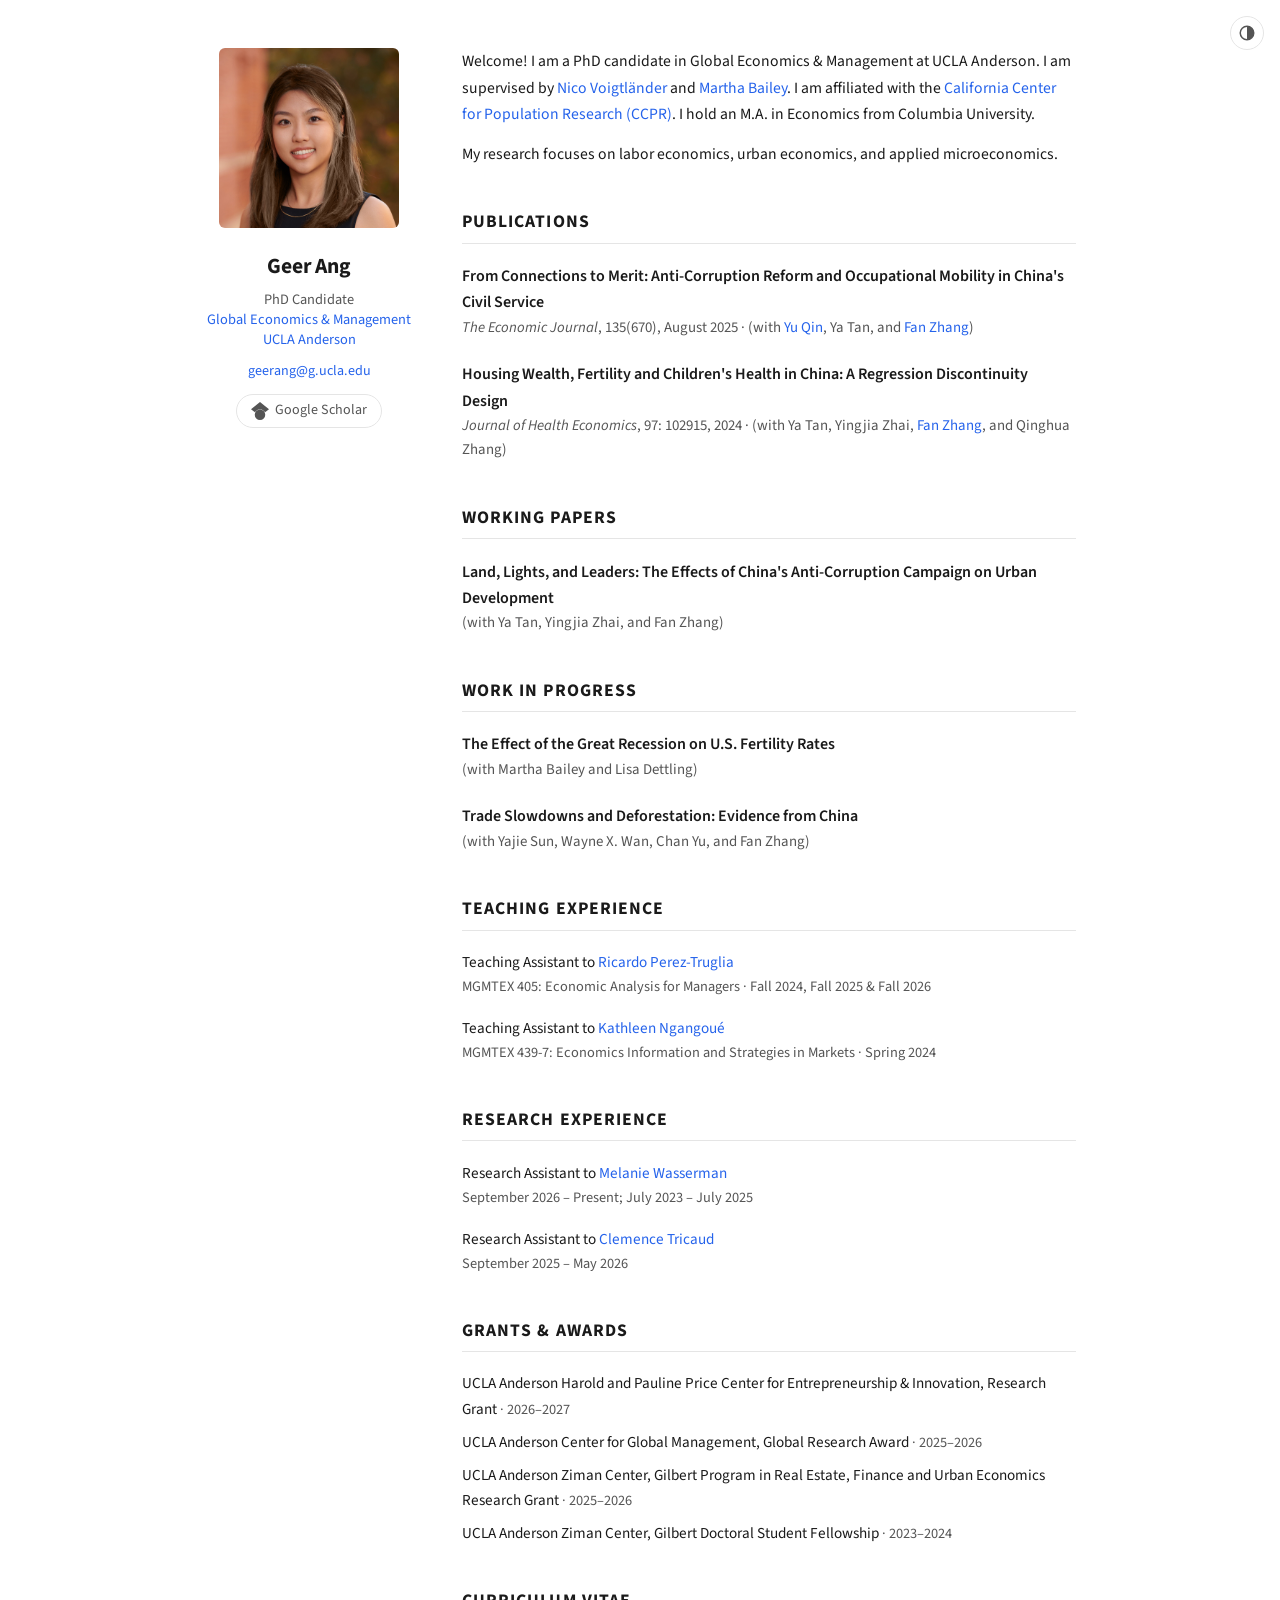
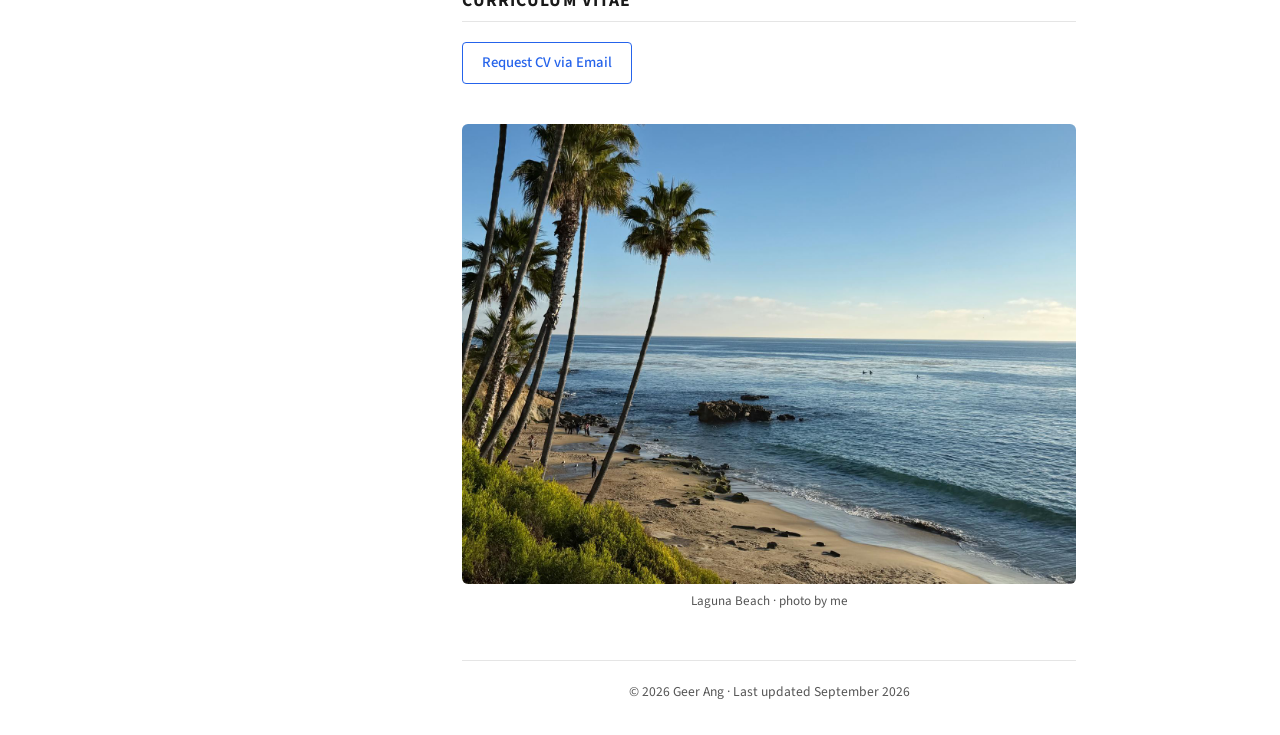
<file: index.html>
<!DOCTYPE html>
<html lang="en">
<head>
  <meta charset="UTF-8">
  <meta name="viewport" content="width=device-width, initial-scale=1.0">
  <title>Geer Ang</title>
  <meta name="description" content="Geer Ang, PhD Candidate in Global Economics & Management at UCLA Anderson. Research in labor economics, urban economics, and applied microeconomics.">
  <link rel="preconnect" href="https://fonts.googleapis.com">
  <link rel="preconnect" href="https://fonts.gstatic.com" crossorigin>
  <link href="https://fonts.googleapis.com/css2?family=Source+Sans+3:ital,wght@0,400;0,600;0,700;1,400&display=swap" rel="stylesheet">
  <link rel="stylesheet" href="style.css">
  <script>
    try { if (localStorage.getItem("theme") === "dark") document.documentElement.dataset.theme = "dark"; } catch (e) {}
  </script>
  <link rel="icon" href="favicon.ico" sizes="48x48">
  <link rel="icon" href="favicon.svg" type="image/svg+xml">
  <link rel="apple-touch-icon" href="apple-touch-icon.png">
</head>
<body>

<button class="theme-toggle" type="button" aria-label="Toggle dark mode" title="Toggle dark mode">
  <svg xmlns="http://www.w3.org/2000/svg" viewBox="0 0 24 24" width="18" height="18" fill="none" stroke="currentColor" stroke-width="2"><circle cx="12" cy="12" r="9"/><path d="M12 3a9 9 0 0 1 0 18z" fill="currentColor" stroke="none"/></svg>
</button>

<div class="page">

  <!-- ── Sidebar (sticky) ── -->
  <aside class="sidebar">
    <img src="Geer_Ang_GEM_pic.jpg" alt="Geer Ang">
    <h1>Geer Ang</h1>
    <div class="affiliation">PhD Candidate</div>
    <div class="affiliation"><a href="https://www.anderson.ucla.edu/faculty-and-research/global-economics-and-management">Global Economics &amp; Management</a></div>
    <div class="affiliation"><a href="https://www.anderson.ucla.edu/">UCLA Anderson</a></div>
    <div class="contact">
      <a href="mailto:geerang@g.ucla.edu">geerang@g.ucla.edu</a>
    </div>
    <div class="social-icons">
      <a href="https://scholar.google.com/citations?user=55mgM0wAAAAJ&hl=en" target="_blank" rel="noopener" title="Google Scholar">
        <svg xmlns="http://www.w3.org/2000/svg" viewBox="0 0 24 24" width="18" height="18" fill="currentColor"><path d="M5.242 13.769L0 9.5 12 0l12 9.5-5.242 4.269C17.548 11.249 14.978 9.5 12 9.5c-2.977 0-5.548 1.748-6.758 4.269zM12 10a7 7 0 1 0 0 14 7 7 0 0 0 0-14z"/></svg>
        <span>Google Scholar</span>
      </a>
    </div>
  </aside>

  <!-- ── Main content ── -->
  <main class="content">

    <!-- ── Bio ── -->
    <div class="bio">
      <p>Welcome! I am a PhD candidate in Global Economics &amp; Management at UCLA Anderson.
      I am supervised by
      <a href="https://www-apache.anderson.ucla.edu/faculty_pages/nico.v/" target="_blank" rel="noopener">Nico Voigtländer</a>  and
      <a href="https://sites.google.com/g.ucla.edu/marthajbailey" target="_blank" rel="noopener">Martha Bailey</a>.
      I am affiliated with the <a href="https://ccpr.ucla.edu/" target="_blank" rel="noopener">California Center for Population Research (CCPR)</a>.
      I hold an M.A. in Economics from Columbia University.</p>
      <p>My research focuses on labor economics, urban economics, and applied microeconomics.</p>
    </div>

    <!-- ── Publications ── -->
    <section id="research">
      <h2>Publications</h2>

      <div class="paper">
        <div class="title"><a href="https://doi.org/10.1093/ej/ueaf011" target="_blank" rel="noopener">From Connections to Merit: Anti-Corruption Reform and Occupational Mobility in China's Civil Service</a></div>
        <div class="meta"><em>The Economic Journal</em>, 135(670), August 2025 · (with <a href="https://qinyurain.github.io/" target="_blank" rel="noopener">Yu Qin</a>, Ya Tan, and <a href="https://sites.google.com/view/zack-zhangfan/" target="_blank" rel="noopener">Fan Zhang</a>)</div>
      </div>

      <div class="paper">
        <div class="title"><a href="https://doi.org/10.1016/j.jhealeco.2024.102915" target="_blank" rel="noopener">Housing Wealth, Fertility and Children's Health in China: A Regression Discontinuity Design</a></div>
        <div class="meta"><em>Journal of Health Economics</em>, 97: 102915, 2024 · (with Ya Tan, Yingjia Zhai, <a href="https://sites.google.com/view/zack-zhangfan/" target="_blank" rel="noopener">Fan Zhang</a>, and Qinghua Zhang)</div>
      </div>
    </section>

    <!-- ── Working Papers ── -->
    <section>
      <h2>Working Papers</h2>

      <div class="paper">
        <div class="title"><a href="https://www.anderson.ucla.edu/sites/default/files/document/2025-06/2025-05wp.pdf" target="_blank" rel="noopener">Land, Lights, and Leaders: The Effects of China's Anti-Corruption Campaign on Urban Development</a></div>
        <div class="authors">(with Ya Tan, Yingjia Zhai, and Fan Zhang)</div>
      </div>
    </section>

    <!-- ── Work in Progress ── -->
    <section>
      <h2>Work in Progress</h2>

      <div class="paper">
        <div class="title">The Effect of the Great Recession on U.S. Fertility Rates</div>
        <div class="authors">(with Martha Bailey and Lisa Dettling)</div>
      </div>

      <div class="paper">
        <div class="title">Trade Slowdowns and Deforestation: Evidence from China</div>
        <div class="authors">(with Yajie Sun, Wayne X. Wan, Chan Yu, and Fan Zhang)</div>
      </div>
    </section>

    <!-- ── Teaching ── -->
    <section id="teaching">
      <h2>Teaching Experience</h2>

      <div class="experience-item">
        <div class="role">Teaching Assistant to <a href="http://ricardotruglia.bol.ucla.edu/" target="_blank" rel="noopener"> Ricardo Perez-Truglia</a></div>
        <div class="dates">MGMTEX 405: Economic Analysis for Managers · Fall 2024, Fall 2025 &amp; Fall 2026</div>
      </div>

      <div class="experience-item">
        <div class="role">Teaching Assistant to <a href="https://www.kathleen-ngangoue.com/" target="_blank" rel="noopener"> Kathleen Ngangoué</a></div>
        <div class="dates">MGMTEX 439-7: Economics Information and Strategies in Markets · Spring 2024</div>
      </div>
    </section>

    <!-- ── Research Experience ── -->
    <section id="experience">
      <h2>Research Experience</h2>

      <div class="experience-item">
        <div class="role">Research Assistant to <a href="https://www.melaniewasserman.com/" target="_blank" rel="noopener">Melanie Wasserman</a></div>
        <div class="dates">September 2026 – Present; July 2023 – July 2025</div>
      </div>

      <div class="experience-item">
        <div class="role">Research Assistant to <a href="https://www.clemence.tricaud.com/" target="_blank" rel="noopener">Clemence Tricaud</a></div>
        <div class="dates">September 2025 – May 2026</div>
      </div>
    </section>

    <!-- ── Grants & Awards ── -->
    <section>
      <h2>Grants &amp; Awards</h2>

      <div class="grant-item">
        UCLA Anderson Harold and Pauline Price Center for Entrepreneurship &amp; Innovation, Research Grant <span class="years">· 2026–2027</span>
      </div>
      <div class="grant-item">
        UCLA Anderson Center for Global Management, Global Research Award <span class="years">· 2025–2026</span>
      </div>
      <div class="grant-item">
        UCLA Anderson Ziman Center, Gilbert Program in Real Estate, Finance and Urban Economics Research Grant <span class="years">· 2025–2026</span>
      </div>
      <div class="grant-item">
        UCLA Anderson Ziman Center, Gilbert Doctoral Student Fellowship <span class="years">· 2023–2024</span>
      </div>
    </section>

    <!-- ── CV ── -->
    <section id="cv">
      <h2>Curriculum Vitae</h2>
      <p>
        <a class="cv-request" href="mailto:geerang@g.ucla.edu?subject=CV%20Request&body=Hi%20Geer%2C%0A%0AI%20would%20like%20to%20request%20a%20copy%20of%20your%20CV.%0A%0AThank%20you.">Request CV via Email</a>
      </p>
    </section>

    <!-- ── Laguna ── -->
    <div class="laguna">
      <img src="laguna.jpeg" alt="Laguna Beach, California">
      <div class="caption">Laguna Beach · photo by me</div>
    </div>

    <!-- ── Footer ── -->
    <footer>
      <p>&copy; 2026 Geer Ang · Last updated September 2026</p>
    </footer>

  </main>

</div>

<script>
  document.querySelector(".theme-toggle").addEventListener("click", function () {
    var root = document.documentElement;
    var dark = root.dataset.theme !== "dark";
    if (dark) root.dataset.theme = "dark"; else delete root.dataset.theme;
    try { localStorage.setItem("theme", dark ? "dark" : "light"); } catch (e) {}
  });
</script>

</body>
</html>
</file>
<file: style.css>
*, *::before, *::after {
  margin: 0;
  padding: 0;
  box-sizing: border-box;
}

:root {
  --text: #1a1a1a;
  --text-secondary: #555;
  --bg: #fff;
  --accent: #2563eb;
  --accent-hover: #1d4ed8;
  --border: #e5e5e5;
  --on-accent: #fff;
  --section-gap: 2.5rem;
}

:root[data-theme="dark"] {
  --text: #e6e6e6;
  --text-secondary: #a3a3a3;
  --bg: #16171a;
  --accent: #7aa7ff;
  --accent-hover: #9dbcff;
  --border: #2e3036;
  --on-accent: #16171a;
  color-scheme: dark;
}

html {
  scroll-behavior: smooth;
}

body {
  font-family: "Source Sans 3", "Source Sans Pro", -apple-system, BlinkMacSystemFont, "Segoe UI", sans-serif;
  color: var(--text);
  background: var(--bg);
  line-height: 1.65;
  font-size: 16px;
}

a {
  color: var(--accent);
  text-decoration: none;
}

a:hover {
  text-decoration: underline;
}

/* ── Page layout (sidebar + content) ── */

.page {
  display: flex;
  gap: 3rem;
  max-width: 920px;
  margin: 0 auto;
  padding: 3rem 1.5rem 2rem;
  align-items: flex-start;
}

/* ── Sidebar (sticky on scroll) ── */

.sidebar {
  position: sticky;
  top: 2rem;
  flex-shrink: 0;
  width: 210px;
  text-align: center;
}

.sidebar img {
  width: 180px;
  height: 180px;
  object-fit: cover;
  border-radius: 6px;
  margin-bottom: 0.8rem;
}

.sidebar h1 {
  font-size: 1.35rem;
  font-weight: 700;
  margin-bottom: 0.3rem;
  letter-spacing: -0.01em;
}

.sidebar .affiliation {
  font-size: 0.9rem;
  color: var(--text-secondary);
  line-height: 1.4;
}

.sidebar .contact {
  font-size: 0.88rem;
  margin-top: 0.6rem;
}

.sidebar .contact a {
  color: var(--accent);
}

/* ── Social icons ── */

.social-icons {
  display: flex;
  justify-content: center;
  gap: 0.8rem;
  margin-top: 0.7rem;
}

.social-icons a {
  display: flex;
  align-items: center;
  justify-content: center;
  gap: 0.4rem;
  height: 34px;
  padding: 0 0.85rem;
  border-radius: 17px;
  font-size: 0.88rem;
  color: var(--text-secondary);
  border: 1.5px solid var(--border);
  transition: color 0.15s, border-color 0.15s;
}

.social-icons a:hover {
  color: var(--accent);
  border-color: var(--accent);
  text-decoration: none;
}

/* ── Theme toggle (top right) ── */

.theme-toggle {
  position: fixed;
  top: 1rem;
  right: 1rem;
  z-index: 10;
  display: flex;
  align-items: center;
  justify-content: center;
  width: 34px;
  height: 34px;
  border-radius: 50%;
  border: 1.5px solid var(--border);
  background: var(--bg);
  color: var(--text-secondary);
  cursor: pointer;
  transition: color 0.15s, border-color 0.15s;
}

.theme-toggle:hover {
  color: var(--accent);
  border-color: var(--accent);
}

/* ── Main content ── */

.content {
  flex: 1;
  min-width: 0;
}

/* ── Bio ── */

.bio {
  margin-bottom: var(--section-gap);
  font-size: 0.98rem;
  line-height: 1.7;
}

.bio p + p {
  margin-top: 0.8rem;
}

/* ── Sections ── */

section {
  margin-bottom: var(--section-gap);
}

section h2 {
  font-size: 1.1rem;
  font-weight: 700;
  text-transform: uppercase;
  letter-spacing: 0.06em;
  border-bottom: 1.5px solid var(--border);
  padding-bottom: 0.4rem;
  margin-bottom: 1.2rem;
  color: var(--text);
}

/* ── Paper entries ── */

.paper {
  margin-bottom: 1.3rem;
}

.paper .title {
  font-weight: 600;
}

.paper .title a {
  color: var(--text);
}

.paper .title a:hover {
  color: var(--accent);
}

.paper .authors {
  font-size: 0.93rem;
  color: var(--text-secondary);
}

.paper .journal {
  font-size: 0.93rem;
  color: var(--text-secondary);
}

.paper .meta {
  font-size: 0.93rem;
  color: var(--text-secondary);
}

.paper .presentations {
  font-size: 0.88rem;
  color: var(--text-secondary);
  margin-top: 0.2rem;
}

/* ── Experience entries ── */

.experience-item {
  margin-bottom: 1.1rem;
}

.experience-item .role {
  font-size: 0.95rem;
}

.experience-item .institution {
  font-weight: 600;
  font-size: 0.98rem;
  margin-top: 0.6rem;
  margin-bottom: 0.3rem;
}

.experience-item .dates {
  color: var(--text-secondary);
  font-size: 0.9rem;
}

/* ── Grants ── */

.grant-item {
  margin-bottom: 0.5rem;
  font-size: 0.95rem;
}

.grant-item .years {
  color: var(--text-secondary);
  font-size: 0.9rem;
}

/* ── CV button ── */

.cv-request {
  display: inline-block;
  padding: 0.5rem 1.2rem;
  border: 1.5px solid var(--accent);
  border-radius: 4px;
  color: var(--accent);
  font-size: 0.92rem;
  font-weight: 500;
  transition: background 0.15s, color 0.15s;
}

.cv-request:hover {
  background: var(--accent);
  color: var(--on-accent);
  text-decoration: none;
}

/* ── Laguna photo ── */

.laguna {
  margin-top: 2.5rem;
}

.laguna img {
  width: 100%;
  border-radius: 6px;
  display: block;
}

.laguna .caption {
  margin-top: 0.4rem;
  font-size: 0.82rem;
  color: var(--text-secondary);
  text-align: center;
}

/* ── Footer ── */

footer {
  margin-top: 3rem;
  padding-top: 1.2rem;
  border-top: 1px solid var(--border);
  font-size: 0.85rem;
  color: var(--text-secondary);
  text-align: center;
}

/* ── Responsive ── */

@media (max-width: 700px) {
  .page {
    flex-direction: column;
    align-items: center;
    padding: 2rem 1.2rem 1.5rem;
  }

  .sidebar {
    position: static;
    width: auto;
    margin-bottom: 1.5rem;
  }

  .sidebar img {
    width: 150px;
    height: 150px;
  }
}
</file>
